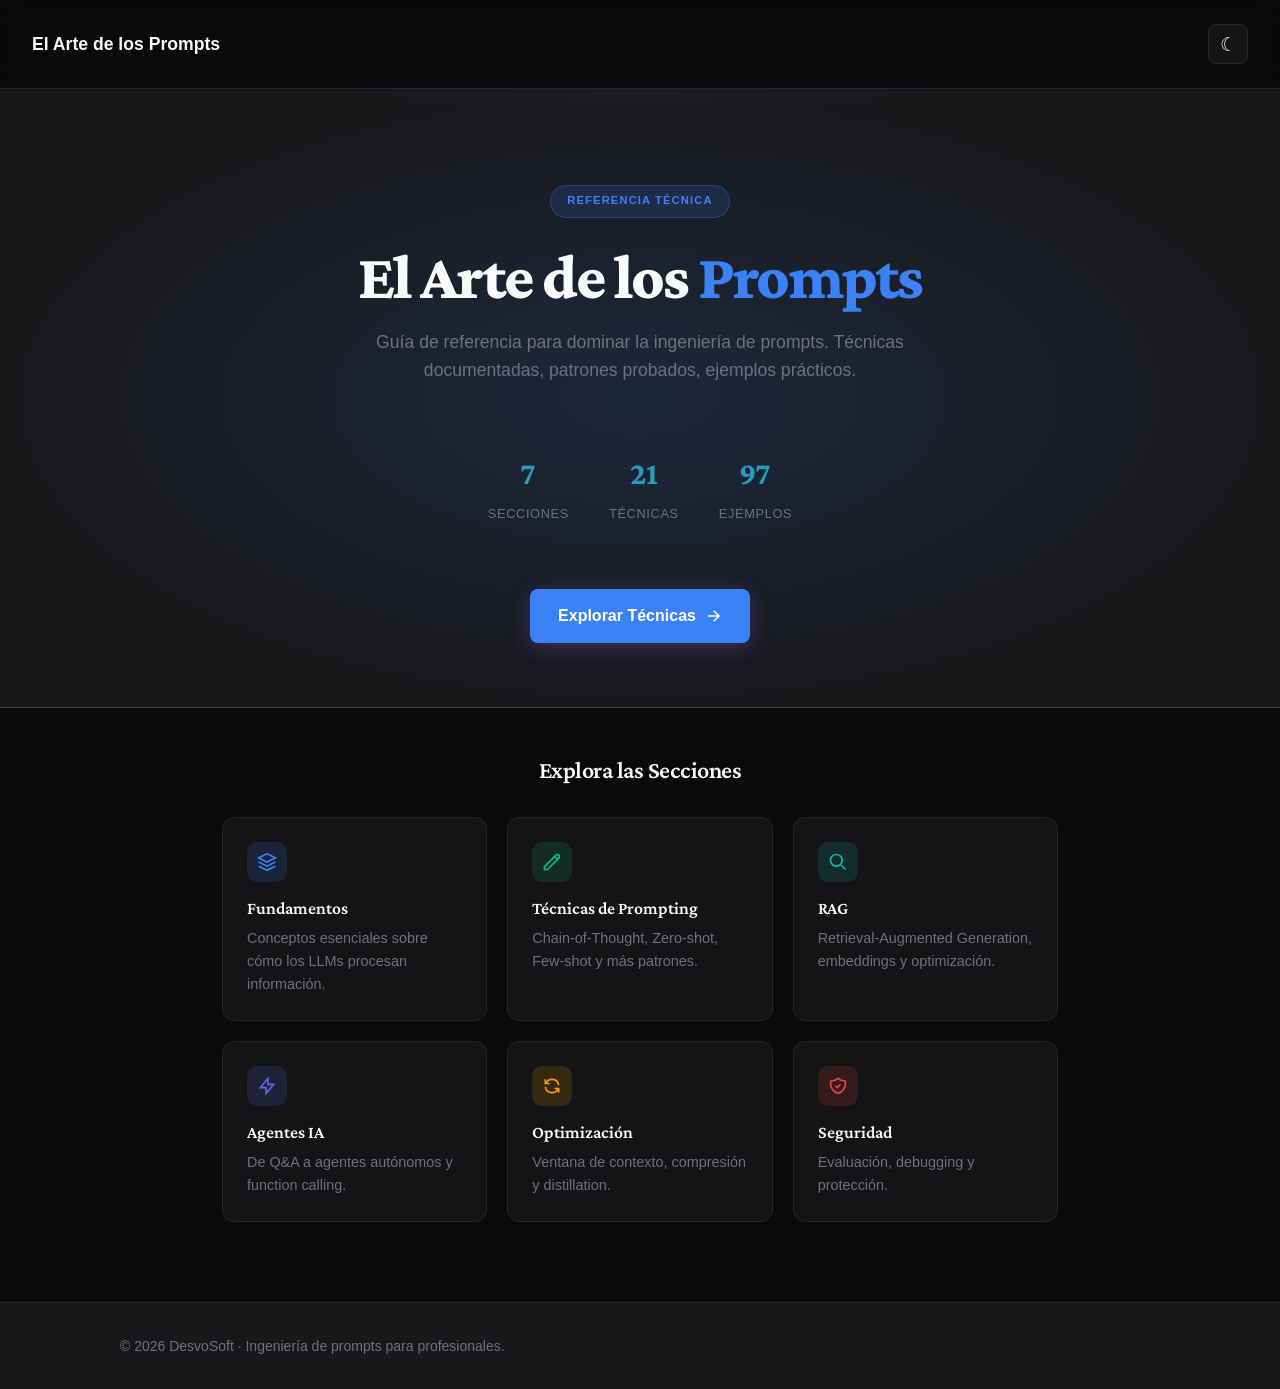
<file: index.html>
<!DOCTYPE html>
<html lang="es" data-theme="dark">
<head>
  <meta charset="UTF-8" />
  <meta name="viewport" content="width=device-width, initial-scale=1.0" />
  <title>El Arte de los Prompts — Ingeniería de Prompts</title>
  <meta name="description" content="Plataforma de referencia para ingeniería de prompts y context engineering." />
  <meta name="keywords" content="ingeniería de prompts,prompt engineering,context engineering,LLM,inteligencia artificial,chatgpt,openai" />
  <meta name="author" content="DesvoSoft" />
  <meta name="robots" content="index, follow" />
  <meta property="og:title" content="El Arte de los Prompts" />
  <meta property="og:description" content="Plataforma de referencia técnica para dominar la ingeniería de prompts." />
  <meta property="og:type" content="website" />
  <meta property="og:url" content="https://desvosoft.github.io/El-arte-de-los-prompts/" />
  <meta name="twitter:card" content="summary_large_image" />
  <meta name="twitter:title" content="El Arte de los Prompts" />
  <meta name="twitter:description" content="Plataforma de referencia técnica para dominar la ingeniería de prompts." />
  <link rel="canonical" href="https://desvosoft.github.io/El-arte-de-los-prompts/" />
  <link rel="icon" type="image/svg+xml" href="data:image/svg+xml,<svg xmlns='http://www.w3.org/2000/svg' viewBox='0 0 100 100'><text y='.9em' font-size='90'>🧠</text></svg>" />
  <link rel="stylesheet" href="style.css" />
  <style>
    :root {
      --bg: #0a0a0b;
      --surface: #141416;
      --border: #27272a;
      --text: #fafafa;
      --text-muted: #71717a;
      --accent: #3b82f6;
      --accent-subtle: rgba(59, 130, 246, 0.15);
    }
    [data-theme="light"] {
      --bg: #fafafa;
      --surface: #ffffff;
      --border: #e4e4e7;
      --text: #18181b;
      --text-muted: #71717a;
      --accent: #2563eb;
      --accent-subtle: rgba(37, 99, 235, 0.1);
    }
    * { margin: 0; padding: 0; box-sizing: border-box; }
    body {
      font-family: -apple-system, BlinkMacSystemFont, 'Segoe UI', sans-serif;
      background: var(--bg);
      color: var(--text);
      min-height: 100vh;
      line-height: 1.6;
    }
    .landing { min-height: 100vh; }
    
    /* Particles */
    .particles {
      position: fixed;
      inset: 0;
      pointer-events: none;
      z-index: 0;
      overflow: hidden;
    }
    .particle {
      position: absolute;
      width: 3px;
      height: 3px;
      border-radius: 50%;
      opacity: 0;
      animation: fall 20s infinite linear;
    }
    .particle:nth-child(odd) { background: #3b82f6; }
    .particle:nth-child(even) { background: #10b981; }
    @keyframes fall {
      0% { transform: translateY(-10vh) rotate(0deg); opacity: 0; }
      10% { opacity: 0.6; }
      90% { opacity: 0.6; }
      100% { transform: translateY(110vh) rotate(720deg); opacity: 0; }
    }
    @keyframes fadeInUp {
      from { opacity: 0; transform: translateY(20px); }
      to { opacity: 1; transform: translateY(0); }
    }
    @keyframes fadeInDown {
      from { opacity: 0; transform: translateY(-20px); }
      to { opacity: 1; transform: translateY(0); }
    }
    
    /* Header */
    .header {
      position: relative;
      z-index: 10;
      padding: 1.5rem 2rem;
      display: flex;
      justify-content: space-between;
      align-items: center;
      border-bottom: 1px solid var(--border);
      background: rgba(10, 10, 11, 0.8);
      backdrop-filter: blur(12px);
    }
    [data-theme="light"] .header { background: rgba(250, 250, 250, 0.8); }
    .logo { font-weight: 700; font-size: 1.1rem; }
    .toggle {
      width: 40px;
      height: 40px;
      border-radius: 8px;
      border: 1px solid var(--border);
      background: var(--surface);
      color: var(--text);
      cursor: pointer;
      font-size: 1.2rem;
    }
    .toggle:hover { border-color: var(--accent); }
    
    /* Hero */
    .hero {
      position: relative;
      z-index: 1;
      padding: 6rem 2rem 4rem;
      text-align: center;
    }
.hero-badge {
      display: inline-block;
      padding: 0.4rem 1rem;
      font-size: 0.7rem;
      font-weight: 600;
      text-transform: uppercase;
      letter-spacing: 0.1em;
      color: var(--accent);
      background: var(--accent-subtle);
      border: 1px solid rgba(59, 130, 246, 0.3);
      border-radius: 50px;
      margin-bottom: 1.5rem;
      opacity: 0;
      animation: fadeInDown 0.6s ease-out 0.2s forwards;
    }
    .hero h1 {
      font-size: clamp(2rem, 6vw, 4rem);
      font-weight: 800;
      line-height: 1.1;
      margin-bottom: 1rem;
      opacity: 0;
      animation: fadeInUp 0.6s ease-out 0.4s forwards;
    }
    .hero h1 span { color: var(--accent); }
    .hero p {
      font-size: 1.1rem;
      color: var(--text-muted);
      max-width: 550px;
      margin: 0 auto 2rem;
      opacity: 0;
      animation: fadeInUp 0.6s ease-out 0.6s forwards;
    }
    .hero-stats {
      display: flex;
      justify-content: center;
      gap: 2.5rem;
      margin-bottom: 2rem;
      opacity: 0;
      animation: fadeInUp 0.6s ease-out 0.8s forwards;
    }
    .btn-primary {
      display: inline-flex;
      align-items: center;
      gap: 0.5rem;
      padding: 0.875rem 1.75rem;
      font-size: 1rem;
      font-weight: 600;
      color: #fff;
      background: var(--accent);
      border: none;
      border-radius: 8px;
      cursor: pointer;
      text-decoration: none;
      opacity: 0;
      animation: fadeInUp 0.6s ease-out 1s forwards;
      transition: all 0.3s cubic-bezier(0.4, 0, 0.2, 1);
    }
    .hero h1 {
      font-size: clamp(2rem, 6vw, 4rem);
      font-weight: 800;
      line-height: 1.1;
      margin-bottom: 1rem;
    }
    .hero h1 span { color: var(--accent); }
    .hero p {
      font-size: 1.1rem;
      color: var(--text-muted);
      max-width: 550px;
      margin: 0 auto 2rem;
    }
    .hero-stats {
      display: flex;
      justify-content: center;
      gap: 2.5rem;
      margin-bottom: 2rem;
    }
    .stat-item { text-align: center; }
    .stat-number {
      display: block;
      font-size: 2rem;
      font-weight: 700;
      color: var(--accent);
    }
    .stat-label {
      font-size: 0.8rem;
      color: var(--text-muted);
      text-transform: uppercase;
      letter-spacing: 0.05em;
    }
    .btn-primary {
      display: inline-flex;
      align-items: center;
      gap: 0.5rem;
      padding: 0.875rem 1.75rem;
      font-size: 1rem;
      font-weight: 600;
      color: #fff;
      background: var(--accent);
      border: none;
      border-radius: 8px;
      cursor: pointer;
      text-decoration: none;
      transition: transform 0.2s, box-shadow 0.2s;
    }
    .btn-primary:hover {
      transform: translateY(-2px);
      box-shadow: 0 8px 20px rgba(59, 130, 246, 0.3);
    }
    
    /* Sections Grid */
    .sections {
      position: relative;
      z-index: 1;
      padding: 3rem 2rem 5rem;
      max-width: 900px;
      margin: 0 auto;
    }
    .sections h2 {
      text-align: center;
      font-size: 1.5rem;
      margin-bottom: 2rem;
    }
    .grid {
      display: grid;
      grid-template-columns: repeat(auto-fit, minmax(260px, 1fr));
      gap: 1.25rem;
    }
    .card {
      display: block;
      padding: 1.5rem;
      background: var(--surface);
      border: 1px solid var(--border);
      border-radius: 12px;
      text-decoration: none;
      color: var(--text);
      transition: all 0.3s cubic-bezier(0.4, 0, 0.2, 1);
      opacity: 0;
      transform: translateY(20px);
      animation: cardIn 0.5s ease-out forwards;
    }
    .card:nth-child(1) { animation-delay: 0.1s; }
    .card:nth-child(2) { animation-delay: 0.2s; }
    .card:nth-child(3) { animation-delay: 0.3s; }
    .card:nth-child(4) { animation-delay: 0.4s; }
    .card:nth-child(5) { animation-delay: 0.5s; }
    .card:nth-child(6) { animation-delay: 0.6s; }
    @keyframes cardIn {
      to { opacity: 1; transform: translateY(0); }
    }
    .card:hover {
      border-color: var(--accent);
      transform: translateY(-3px);
      box-shadow: 0 8px 25px rgba(59, 130, 246, 0.2);
    }
    .card-icon {
      width: 40px;
      height: 40px;
      display: flex;
      align-items: center;
      justify-content: center;
      border-radius: 10px;
      margin-bottom: 1rem;
    }
    .card-icon.blue { background: rgba(59, 130, 246, 0.15); color: #3b82f6; }
    .card-icon.green { background: rgba(16, 185, 129, 0.15); color: #10b981; }
    .card-icon.teal { background: rgba(20, 184, 166, 0.15); color: #14b8a6; }
    .card-icon.indigo { background: rgba(99, 102, 241, 0.15); color: #6366f1; }
    .card-icon.orange { background: rgba(245, 158, 11, 0.15); color: #f59e0b; }
    .card-icon.red { background: rgba(239, 68, 68, 0.15); color: #ef4444; }
    .card-icon.pink { background: rgba(236, 72, 153, 0.15); color: #ec4899; }
    .card h3 {
      font-size: 1.1rem;
      margin-bottom: 0.5rem;
    }
    .card p {
      font-size: 0.9rem;
      color: var(--text-muted);
    }
    
    /* Footer */
    .footer {
      position: relative;
      z-index: 1;
      padding: 2rem;
      text-align: center;
      border-top: 1px solid var(--border);
      color: var(--text-muted);
      font-size: 0.85rem;
    }
  </style>
</head>
<body>
  <div class="particles" id="particles"></div>
  
  <div class="landing">
    <header class="header">
      <div class="logo">El Arte de los Prompts</div>
      <button class="toggle" onclick="toggleTheme()">☾</button>
    </header>

    <section class="hero">
      <div class="hero-badge">Referencia Técnica</div>
      <h1>El Arte de los <span>Prompts</span></h1>
      <p>Guía de referencia para dominar la ingeniería de prompts. Técnicas documentadas, patrones probados, ejemplos prácticos.</p>
      <div class="hero-stats">
        <div class="stat-item">
          <span class="stat-number" data-count="7">0</span>
          <span class="stat-label">Secciones</span>
        </div>
        <div class="stat-item">
          <span class="stat-number" data-count="22">0</span>
          <span class="stat-label">Técnicas</span>
        </div>
        <div class="stat-item">
          <span class="stat-number" data-count="100">0</span>
          <span class="stat-label">Ejemplos</span>
        </div>
      </div>
      <a href="content.html" class="btn-primary">
        Explorar Técnicas
        <svg width="20" height="20" viewBox="0 0 24 24" fill="none" stroke="currentColor" stroke-width="2">
          <path d="M5 12h14M13 5l7 7-7 7"/>
        </svg>
      </a>
    </section>

<section class="sections">
      <h2>Explora las Secciones</h2>
      <div class="grid">
        <a href="content.html?topic=que-es-contexto" class="card">
          <div class="card-icon blue">
            <svg width="20" height="20" viewBox="0 0 24 24" fill="none" stroke="currentColor" stroke-width="2">
              <path d="M12 2L2 7l10 5 10-5-10-5zM2 17l10 5 10-5M2 12l10 5 10-5"/>
            </svg>
          </div>
          <h3>Fundamentos</h3>
          <p>Conceptos esenciales sobre cómo los LLMs procesan información.</p>
        </a>
        <a href="content.html?topic=anatomia-prompt" class="card">
          <div class="card-icon green">
            <svg width="20" height="20" viewBox="0 0 24 24" fill="none" stroke="currentColor" stroke-width="2">
              <path d="M15.232 5.232l3.536 3.536m-2.036-5.036a2.5 2.5 0 113.536 3.536L6.5 21.036H3v-3.572L16.732 3.732z"/>
            </svg>
          </div>
          <h3>Técnicas de Prompting</h3>
          <p>Chain-of-Thought, Zero-shot, Few-shot y más patrones.</p>
        </a>
        <a href="content.html?topic=intro-rag" class="card">
          <div class="card-icon teal">
            <svg width="20" height="20" viewBox="0 0 24 24" fill="none" stroke="currentColor" stroke-width="2">
              <path d="M21 21l-6-6m2-5a7 7 0 1 1-14 0 7 7 0 0 1 14 0z"/>
            </svg>
          </div>
          <h3>RAG</h3>
          <p>Retrieval-Augmented Generation, embeddings y optimización.</p>
        </a>
        <a href="content.html?topic=agentes-ia" class="card">
          <div class="card-icon indigo">
            <svg width="20" height="20" viewBox="0 0 24 24" fill="none" stroke="currentColor" stroke-width="2">
              <path d="M13 10V3L4 14h7v7l9-11h-7z"/>
            </svg>
          </div>
          <h3>Agentes IA</h3>
          <p>De Q&A a agentes autónomos y function calling.</p>
        </a>
        <a href="content.html?topic=ventana-contexto" class="card">
          <div class="card-icon orange">
            <svg width="20" height="20" viewBox="0 0 24 24" fill="none" stroke="currentColor" stroke-width="2">
              <path d="M4 4v5h.582m15.356 2A8.001 8.001 0 004.582 9m0 0H9m11 11v-5h-.581m0 0a8.003 8.003 0 01-15.357-2m15.357 2H15"/>
            </svg>
          </div>
          <h3>Optimización</h3>
          <p>Ventana de contexto, compresión y distillation.</p>
        </a>
        <a href="content.html?topic=evaluacion-rag" class="card">
          <div class="card-icon red">
            <svg width="20" height="20" viewBox="0 0 24 24" fill="none" stroke="currentColor" stroke-width="2">
              <path d="M9 12l2 2 4-4m5.618-4.016A11.955 11.955 0 0112 2.944a11.955 11.955 0 01-8.618 3.04A12.02 12.02 0 003 9c0 5.591 3.824 10.29 9 11.622 5.176-1.332 9-6.03 9-11.622 0-1.042-.133-2.052-.382-3.016z"/>
            </svg>
          </div>
          <h3>Seguridad</h3>
          <p>Evaluación, debugging y protección.</p>
        </a>
      </div>
    </section>

    <footer class="footer">
      <p>&copy; 2026 DesvoSoft · Ingeniería de prompts para profesionales.</p>
    </footer>
  </div>

  <script>
    // Theme
    function initTheme() {
      const saved = localStorage.getItem('theme');
      const isDark = saved === 'dark' || !saved;
      document.documentElement.setAttribute('data-theme', isDark ? 'dark' : 'light');
      document.querySelector('.toggle').textContent = isDark ? '☾' : '☀';
    }
    function toggleTheme() {
      const root = document.documentElement;
      const current = root.getAttribute('data-theme');
      const next = current === 'dark' ? 'light' : 'dark';
      root.setAttribute('data-theme', next);
      localStorage.setItem('theme', next);
      document.querySelector('.toggle').textContent = next === 'dark' ? '☾' : '☀';
    }
    initTheme();

    // Particles
    function createParticles() {
      const container = document.getElementById('particles');
      const colors = ['#3b82f6', '#10b981', '#60a5fa', '#34d399'];
      for (let i = 0; i < 100; i++) {
        const p = document.createElement('div');
        p.className = 'particle';
        p.style.left = Math.random() * 100 + '%';
        p.style.animationDelay = Math.random() * 20 + 's';
        p.style.animationDuration = (15 + Math.random() * 10) + 's';
        p.style.background = colors[Math.floor(Math.random() * colors.length)];
        container.appendChild(p);
      }
    }
    createParticles();

    // Counter animation
    function animateCounters() {
      document.querySelectorAll('.stat-number').forEach(c => {
        const target = parseInt(c.dataset.count);
        const duration = 1500;
        const start = performance.now();
        const animate = (now) => {
          const progress = Math.min((now - start) / duration, 1);
          c.textContent = Math.round(target * (1 - Math.pow(1 - progress, 3)));
          if (progress < 1) requestAnimationFrame(animate);
        };
        requestAnimationFrame(animate);
      });
    }
    setTimeout(animateCounters, 300);
  </script>
</body>
</html>
</file>
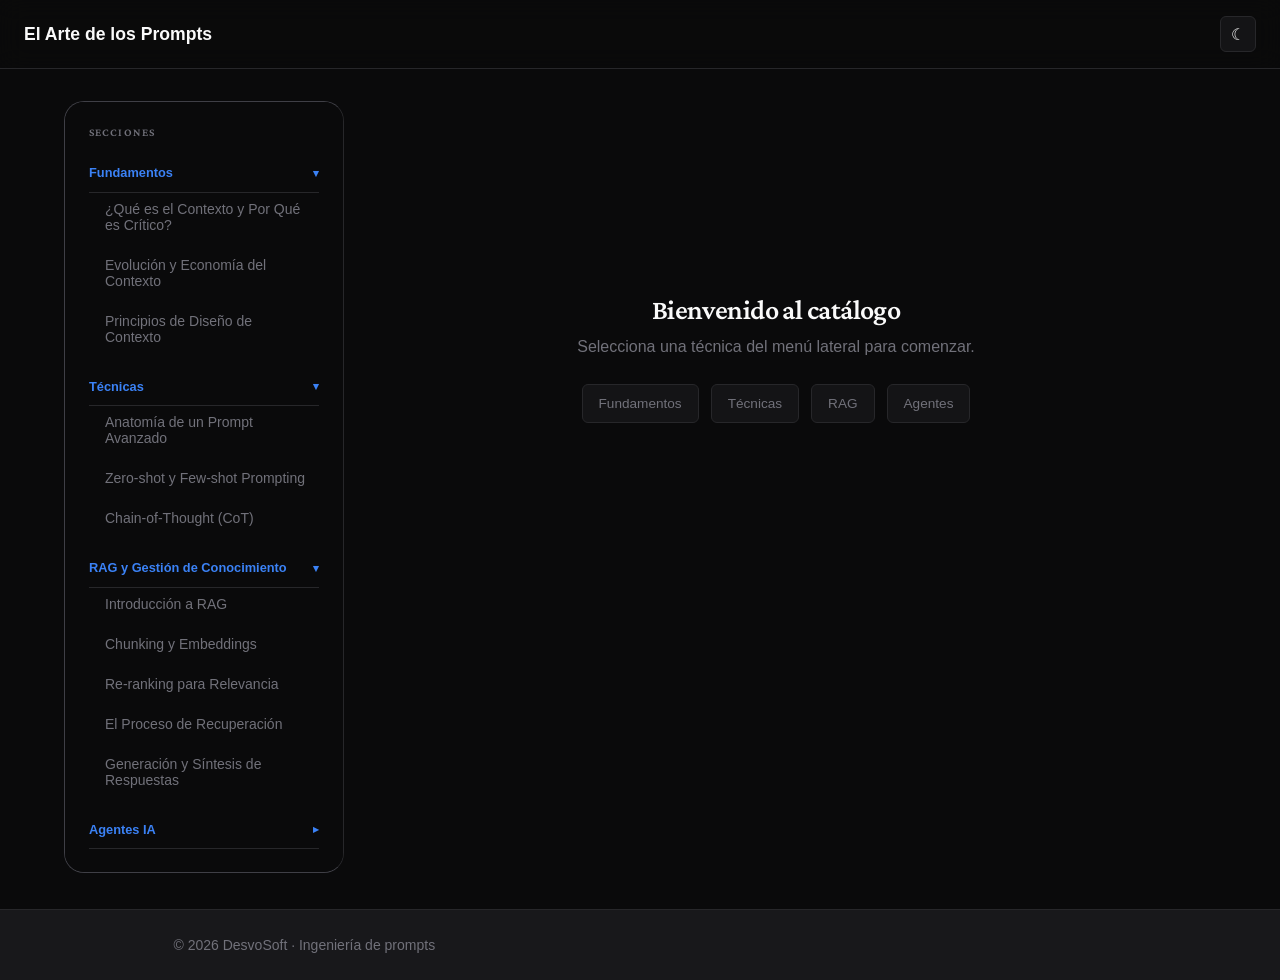
<file: content.html>
<!DOCTYPE html>
<html lang="es" data-theme="dark">
<head>
  <meta charset="UTF-8" />
  <meta name="viewport" content="width=device-width, initial-scale=1.0" />
  <title>Contenido — El Arte de los Prompts</title>
  <meta name="description" content="Catálogo de técnicas de ingeniería de prompts." />
  <meta name="keywords" content="ingeniería de prompts,prompt engineering,context engineering,LLM,inteligencia artificial" />
  <meta name="author" content="DesvoSoft" />
  <meta name="robots" content="index, follow" />
  <meta property="og:title" content="El Arte de los Prompts - Contenido" />
  <meta property="og:description" content="Catálogo de técnicas de ingeniería de prompts." />
  <meta property="og:type" content="article" />
  <meta property="og:url" content="https://desvosoft.github.io/El-arte-de-los-prompts/content.html" />
  <meta name="twitter:card" content="summary" />
  <meta name="twitter:title" content="El Arte de los Prompts - Contenido" />
  <link rel="canonical" href="https://desvosoft.github.io/El-arte-de-los-prompts/content.html" />
  <link rel="icon" type="image/svg+xml" href="data:image/svg+xml,<svg xmlns='http://www.w3.org/2000/svg' viewBox='0 0 100 100'><text y='.9em' font-size='90'>🧠</text></svg>" />
  <link rel="stylesheet" href="style.css" />
<style>
    :root {
      --bg: #0a0a0b;
      --surface: #141416;
      --border: #27272a;
      --text: #fafafa;
      --text-muted: #71717a;
      --accent: #3b82f6;
      --accent-subtle: rgba(59, 130, 246, 0.15);
      --accent-hover: #60a5fa;
      --success: #10b981;
      --success-subtle: rgba(16, 185, 129, 0.15);
      --warning: #f59e0b;
      --warning-subtle: rgba(245, 158, 11, 0.15);
      --purple: #8b5cf6;
      --purple-subtle: rgba(139, 92, 246, 0.15);
    }
    [data-theme="light"] {
      --bg: #fafafa;
      --surface: #ffffff;
      --border: #e4e4e7;
      --text: #18181b;
      --text-muted: #71717a;
      --accent: #2563eb;
      --accent-subtle: rgba(37, 99, 235, 0.1);
      --accent-hover: #1d4ed8;
      --success: #059669;
      --success-subtle: rgba(5, 150, 105, 0.1);
      --warning: #d97706;
      --warning-subtle: rgba(217, 119, 6, 0.1);
      --purple: #7c3aed;
      --purple-subtle: rgba(124, 58, 237, 0.1);
    }
    * { margin: 0; padding: 0; box-sizing: border-box; }
    body {
      font-family: -apple-system, BlinkMacSystemFont, 'Segoe UI', sans-serif;
      background: var(--bg);
      color: var(--text);
      min-height: 100vh;
      line-height: 1.6;
    }
    
    /* Header */
    .header {
      position: sticky;
      top: 0;
      z-index: 100;
      padding: 1rem 1.5rem;
      display: flex;
      justify-content: space-between;
      align-items: center;
      background: rgba(10, 10, 11, 0.9);
      backdrop-filter: blur(12px);
      border-bottom: 1px solid var(--border);
    }
    [data-theme="light"] .header { background: rgba(250, 250, 250, 0.9); }
    .logo { font-weight: 700; text-decoration: none; color: var(--text); font-size: 1.1rem; transition: color 0.2s; }
    .logo:hover { color: var(--accent); }
    .header-right { display: flex; align-items: center; gap: 1rem; }
    .toggle {
      width: 36px;
      height: 36px;
      border-radius: 6px;
      border: 1px solid var(--border);
      background: var(--surface);
      color: var(--text);
      cursor: pointer;
      font-size: 1rem;
      transition: all 0.2s;
    }
    .toggle:hover { border-color: var(--accent); color: var(--accent); }

    /* Layout */
    .layout {
      display: flex;
      min-height: calc(100vh - 60px);
    }
    .sidebar {
      width: 280px;
      flex-shrink: 0;
      border-right: 1px solid var(--border);
      padding: 1.5rem;
      overflow-y: auto;
      position: sticky;
      top: 60px;
      height: calc(100vh - 60px);
      background: var(--bg);
    }
    /* Custom scrollbar */
    .sidebar::-webkit-scrollbar { width: 6px; }
    .sidebar::-webkit-scrollbar-track { background: var(--surface); }
    .sidebar::-webkit-scrollbar-thumb {
      background: var(--border);
      border-radius: 3px;
    }
    .sidebar::-webkit-scrollbar-thumb:hover { background: var(--accent); }
    .sidebar h3 {
      font-size: 0.7rem;
      text-transform: uppercase;
      letter-spacing: 0.1em;
      color: var(--text-muted);
      margin-bottom: 1rem;
      font-weight: 600;
    }
    .menu { list-style: }
    .menu-section { margin-bottom: 0.5rem; }
    .menu-header {
      display: flex;
      justify-content: space-between;
      align-items: center;
      font-size: 0.8rem;
      font-weight: 600;
      color: var(--accent);
      padding: 0.5rem 0;
      cursor: pointer;
      border-bottom: 1px solid var(--border);
    }
    .menu-header:hover { opacity: 0.8; }
    .menu-arrow { font-size: 0.7rem; transition: transform 0.2s; }
    .menu-content { overflow: hidden; }
    .menu li { margin-bottom: 0.15rem; }
    .menu li { margin-bottom: 0.25rem; }
    .menu button {
      width: 100%;
      text-align: left;
      padding: 0.5rem 0.75rem;
      font-size: 0.875rem;
      background: transparent;
      border: none;
      border-radius: 6px;
      color: var(--text-muted);
      cursor: pointer;
      transition: all 0.2s;
    }
    .menu button:hover { background: var(--surface); color: var(--text); }
    .menu button.active { background: var(--accent-subtle); color: var(--accent); font-weight: 500; }

    .main { flex: 1; padding: 2rem; max-width: 800px; }
    .breadcrumb { display: flex; gap: 0.5rem; font-size: 0.85rem; color: var(--text-muted); margin-bottom: 1.5rem; }
    .breadcrumb a { color: var(--text-muted); text-decoration: none; transition: color 0.2s; }
    .breadcrumb a:hover { color: var(--accent); }

    /* Technique Content */
    .technique h1 { font-size: 1.75rem; margin-bottom: 0.75rem; font-weight: 700; }
    .technique .summary { font-size: 1.1rem; color: var(--text-muted); margin-bottom: 1.5rem; line-height: 1.7; }
    .technique .meta { display: flex; gap: 0.75rem; margin-bottom: 2rem; flex-wrap: wrap; }
    .technique .meta span {
      padding: 0.25rem 0.75rem;
      font-size: 0.8rem;
      background: var(--surface);
      border: 1px solid var(--border);
      border-radius: 50px;
      color: var(--text-muted);
    }
    
    /* Sections */
    .technique .section { margin-bottom: 2rem; padding-bottom: 1.5rem; border-bottom: 1px solid var(--border); }
    .technique .section:last-child { border-bottom: none; }
    .technique .section h2 { font-size: 1.1rem; margin-bottom: 1rem; padding-bottom: 0.5rem; border-bottom: 1px solid var(--border); font-weight: 600; }
    .technique .section-content { font-size: 0.95rem; color: var(--text-muted); line-height: 1.7; }
    .technique .section-content p { margin-bottom: 0.75rem; }
    .technique .section-content strong { color: var(--text); font-weight: 600; }
    .technique .section-content code { background: var(--surface); padding: 0.15rem 0.4rem; border-radius: 4px; font-size: 0.9em; }
    .technique .section-content ul, .technique .section-content ol { margin: 0.75rem 0; padding-left: 1.5rem; }
    .technique .section-content li { margin-bottom: 0.5rem; }
    .technique ul { padding-left: 1.25rem; }
    .technique li { margin-bottom: 0.5rem; }
    
    /* Example Block */
    .example {
      background: var(--surface);
      border: 1px solid var(--border);
      border-radius: 8px;
      padding: 1.25rem;
      margin: 1rem 0;
    }
    .example h4 { font-size: 0.85rem; color: var(--text-muted); margin-bottom: 0.75rem; font-weight: 500; }
    .example pre {
      font-size: 0.85rem;
      white-space: pre-wrap;
      font-family: 'SF Mono', Monaco, 'JetBrains Mono', monospace;
      line-height: 1.6;
      background: var(--bg);
      padding: 1rem;
      border-radius: 6px;
      overflow-x: auto;
    }
    
    /* Deep Dive */
    .deep-dive {
      background: var(--purple-subtle);
      border-left: 3px solid var(--purple);
      padding: 1rem;
      margin: 1rem 0;
      border-radius: 0 8px 8px 0;
    }
    .deep-dive h3 { font-size: 0.9rem; color: var(--purple); margin-bottom: 0.5rem; font-weight: 600; }
    .deep-dive li { margin-bottom: 0.5rem; }
    
    /* Scenario */
    .scenario {
      background: var(--surface);
      border: 1px solid var(--border);
      border-radius: 8px;
      padding: 1rem;
      margin: 1rem 0;
    }
    .scenario h4 { font-size: 0.9rem; color: var(--text); margin-bottom: 0.5rem; font-weight: 500; }
    .scenario pre { font-size: 0.8rem; white-space: pre-wrap; margin-bottom: 0.5rem; font-family: monospace; }
    .scenario .analysis { font-size: 0.85rem; color: var(--text-muted); font-style: italic; }
    
    /* Hands On */
    .hands-on {
      background: var(--success-subtle);
      border: 1px solid var(--success);
      border-radius: 8px;
      padding: 1.5rem;
      margin: 1.5rem 0;
    }
    .hands-on h2 { color: var(--success); font-size: 1rem; margin-bottom: 1rem; }
    .hands-on ol { padding-left: 1.25rem; }
    .hands-on li { margin-bottom: 0.5rem; color: var(--text); }
    
    /* Key Takeaways */
    .key-takeaways {
      background: var(--surface);
      border: 1px solid var(--border);
      border-radius: 8px;
      padding: 1.5rem;
      margin: 1.5rem 0;
    }
    .key-takeaways h2 { font-size: 1rem; margin-bottom: 1rem; }
    .key-takeaways ul { list-style: none; }
    .key-takeaways li { 
      color: var(--text); 
      margin-bottom: 0.75rem;
      padding-left: 1.5rem;
      position: relative;
    }
    .key-takeaways li::before {
      content: "✓";
      position: absolute;
      left: 0;
      color: var(--success);
      font-weight: bold;
    }

    /* Best Practices */
    .best-practices {
      background: var(--accent-subtle);
      border: 1px solid var(--accent);
      border-radius: 8px;
      padding: 1.5rem;
      margin: 1.5rem 0;
    }
    .best-practices h2 { color: var(--accent); font-size: 1rem; margin-bottom: 1rem; }
    
    /* Errors */
    .errors {
      background: rgba(239, 68, 68, 0.1);
      border: 1px solid #ef4444;
      border-radius: 8px;
      padding: 1.5rem;
      margin: 1.5rem 0;
    }
    .errors h2 { color: #ef4444; font-size: 1rem; margin-bottom: 1rem; }
    .errors li { color: var(--text-muted); margin-bottom: 0.5rem; }
    .errors li::before {
      content: "✗ ";
      color: #ef4444;
    }

    /* Empty State */
    .empty { 
      text-align: center; 
      padding: 4rem 2rem; 
      display: flex;
      flex-direction: column;
      align-items: center;
      justify-content: center;
      min-height: 50vh;
    }
    .empty h2 { font-size: 1.75rem; margin-bottom: 0.5rem; font-weight: 600; }
    .empty p { color: var(--text-muted); font-size: 1rem; margin-bottom: 1.5rem; }
    .empty .quick-links { display: flex; gap: 0.75rem; flex-wrap: wrap; justify-content: center; }
    .empty .quick-links a {
      padding: 0.5rem 1rem;
      font-size: 0.85rem;
      background: var(--surface);
      border: 1px solid var(--border);
      border-radius: 6px;
      color: var(--text-muted);
      text-decoration: none;
      transition: all 0.2s;
    }
    .empty .quick-links a:hover { border-color: var(--accent); color: var(--accent); }

    /* Particles background */
    .particles {
      position: fixed;
      inset: 0;
      pointer-events: none;
      z-index: 0;
      overflow: hidden;
    }
    .particle {
      position: absolute;
      width: 2px;
      height: 2px;
      border-radius: 50%;
      opacity: 0;
      animation: float 20s infinite linear;
    }
    .particle:nth-child(odd) { background: var(--accent); }
    .particle:nth-child(even) { background: var(--success); }
    @keyframes float {
      0% { transform: translateY(100vh) rotate(0deg); opacity: 0; }
      10% { opacity: 0.4; }
      90% { opacity: 0.4; }
      100% { transform: translateY(-100vh) rotate(720deg); opacity: 0; }
    }
    .layout { position: relative; z-index: 1; }

    /* Footer */
    .footer { padding: 1.5rem; text-align: center; border-top: 1px solid var(--border); color: var(--text-muted); font-size: 0.85rem; }

    /* Animations */
    @keyframes fadeIn {
      from { opacity: 0; transform: translateY(10px); }
      to { opacity: 1; transform: translateY(0); }
    }
    .technique { animation: fadeIn 0.3s ease-out; }

    /* Responsive */
    @media (max-width: 768px) {
      .layout { flex-direction: column; }
      .sidebar { width: 100%; height: auto; position: static; border-right: none; border-bottom: 1px solid var(--border); max-height: 50vh; overflow-y: auto; }
      .main { padding: 1.5rem; }
      .technique h1 { font-size: 1.5rem; }
    }
  </style>
</head>
<body>
  <div class="particles" id="particles"></div>
  
  <header class="header">
    <a href="index.html" class="logo">El Arte de los Prompts</a>
    <div class="header-right">
      <button class="toggle" onclick="toggleTheme()">☾</button>
    </div>
  </header>

  <div class="layout">
    <aside class="sidebar">
      <h3>Secciones</h3>
      <ul class="menu" id="menu"></ul>
    </aside>
    <main class="main" id="main">
      <div class="empty">
        <h2>Bienvenido al catálogo</h2>
        <p>Selecciona una técnica del menú lateral para comenzar.</p>
        <div class="quick-links">
          <a href="content.html?topic=que-es-contexto">Fundamentos</a>
          <a href="content.html?topic=anatomia-prompt">Técnicas</a>
          <a href="content.html?topic=intro-rag">RAG</a>
          <a href="content.html?topic=agentes-ia">Agentes</a>
        </div>
      </div>
    </main>
  </div>

  <footer class="footer">
    <p>&copy; 2026 DesvoSoft · Ingeniería de prompts</p>
  </footer>

  <script>
    let sections = [];
    let flatTopics = [];

    // Theme
    function initTheme() {
      const saved = localStorage.getItem('theme');
      const isDark = saved === 'dark' || !saved;
      document.documentElement.setAttribute('data-theme', isDark ? 'dark' : 'light');
      document.querySelector('.toggle').textContent = isDark ? '☾' : '☀';
    }
    function toggleTheme() {
      const root = document.documentElement;
      const next = root.getAttribute('data-theme') === 'dark' ? 'light' : 'dark';
      root.setAttribute('data-theme', next);
      localStorage.setItem('theme', next);
      document.querySelector('.toggle').textContent = next === 'dark' ? '☾' : '☀';
    }

    // Particles
    function createParticles() {
      const container = document.getElementById('particles');
      if (!container) return;
      const colors = ['#3b82f6', '#10b981', '#60a5fa', '#34d399'];
      for (let i = 0; i < 80; i++) {
        const p = document.createElement('div');
        p.className = 'particle';
        p.style.left = Math.random() * 100 + '%';
        p.style.animationDelay = Math.random() * 20 + 's';
        p.style.animationDuration = (15 + Math.random() * 10) + 's';
        p.style.background = colors[Math.floor(Math.random() * colors.length)];
        container.appendChild(p);
      }
    }

    // Data
    async function loadData() {
      const res = await fetch('topics.json');
      const data = await res.json();
      sections = data.sections || [];
      sections.forEach(s => {
        s.topics = s.topics || [];
        s.topics.forEach(t => {
          flatTopics.push({ section: s, topic: t });
        });
      });
      // Detailed lessons loaded on demand via loadDetailedLesson(id)
    }

    // Detailed lessons cached
    let detailedLessons = {};

    // Load single detailed lesson on demand
    async function loadDetailedLesson(id) {
      if (detailedLessons[id]) return detailedLessons[id];
      try {
        const idxRes = await fetch('content/index.json');
        const idx = await idxRes.json();
        const mod = idx.modules.find(m => m.id === id);
        if (!mod) return null;
        const modRes = await fetch('content/module-' + id + '.json');
        const modData = await modRes.json();
        for (const lesson of modData.lessons) {
          detailedLessons[lesson.id] = lesson;
        }
        return detailedLessons[id] || null;
      } catch (e) {
        console.log('Lesson ' + id + ' not found');
        return null;
      }
    }

    // Render menu with collapsible sections
    function renderMenu() {
      const menu = document.getElementById('menu');
      menu.innerHTML = '';
      sections.forEach((section, idx) => {
        const sectionDiv = document.createElement('div');
        sectionDiv.className = 'menu-section';
        
        // Header (clickable to collapse/expand)
        const header = document.createElement('div');
        header.className = 'menu-header';
        header.innerHTML = `<span>${section.title}</span><span class="menu-arrow">▾</span>`;
        header.style.cursor = 'pointer';
        header.onclick = () => {
          const content = sectionDiv.querySelector('.menu-content');
          const arrow = header.querySelector('.menu-arrow');
          const isOpen = content.style.display !== 'none';
          content.style.display = isOpen ? 'none' : 'block';
          arrow.textContent = isOpen ? '▸' : '▾';
        };
        
        // Content (topic list)
        const content = document.createElement('div');
        content.className = 'menu-content';
        
        const ul = document.createElement('ul');
        ul.className = 'menu';
        section.topics.forEach(topic => {
          const li = document.createElement('li');
          const btn = document.createElement('button');
          btn.textContent = topic.title;
          btn.style.paddingLeft = '1rem';
          btn.onclick = () => renderTopic(topic.id);
          li.appendChild(btn);
          ul.appendChild(li);
        });
        content.appendChild(ul);
        
        sectionDiv.appendChild(header);
        sectionDiv.appendChild(content);
        menu.appendChild(sectionDiv);
        
        // Auto-collapse sections after first
        if (idx > 2) {
          content.style.display = 'none';
          sectionDiv.querySelector('.menu-arrow').textContent = '▸';
        }
      });
    }

    // Markdown rendering: **bold**, *italic*, `code`
    function renderMd(text) {
      if (!text) return '';
      return text
        .replace(/\*\*(.+?)\*\*/g, '<strong>$1</strong>')
        .replace(/\*(.+?)\*/g, '<em>$1</em>')
        .replace(/`([^`]+)`/g, '<code>$1</code>');
    }

    // Render topic
    async function renderTopic(id) {
      const entry = flatTopics.find(e => e.topic.id === id);
      if (!entry) {
        // Fallback: try to render basic topic without detailed lesson
        const basicTopic = flatTopics.find(e => e.topic.id === id);
        if (basicTopic) {
          renderBasicTopic(basicTopic.topic);
        } else {
          document.getElementById('main').innerHTML = '<div class="empty"><h2>Tema no encontrado</h2><p>Selecciona una técnica del menú.</p></div>';
        }
        return;
      }
      const { section, topic } = entry;
      
      // Update active - use event from the click handler
      if (event) {
        document.querySelectorAll('.menu button').forEach(b => b.classList.remove('active'));
        event.target.classList.add('active');
      }

      // Load detailed lesson on demand
      const lesson = await loadDetailedLesson(id);
      const main = document.getElementById('main');
      
      let content = `
        <nav class="breadcrumb">
          <a href="index.html">Inicio</a>
          <span>/</span>
          <span>${topic.title}</span>
        </nav>
        <article class="technique">
          <h1>${topic.title}</h1>
          <p class="summary">${topic.summary || ''}</p>
`;

      // If detailed lesson exists, render rich content
      if (lesson && lesson.sections) {
        for (const sec of lesson.sections) {
          content += `<div class="section"><h2>${sec.title}</h2>`;
          content += `<div class="section-content">${renderMd(sec.content)}</div>`;
          
          if (sec.deepDive) {
            content += `<div class="deep-dive"><h3>${sec.deepDive.title}</h3><ul>`;
            for (const item of sec.deepDive.items) {
              content += `<li>${renderMd(item)}</li>`;
            }
            content += `</ul></div>`;
          }
          
          if (sec.examples && sec.examples.length) {
            for (const ex of sec.examples) {
              content += `<div class="example"><h4>${ex.title}</h4><pre>${ex.code || ex.prompt}</pre></div>`;
            }
          }
          
          if (sec.scenarios) {
            for (const scen of sec.scenarios) {
              content += `<div class="scenario"><h4>${scen.title}</h4><pre>${JSON.stringify(scen.code, null, 2)}</pre>`;
              content += `<p class="analysis"><strong>Análisis:</strong> ${scen.analysis}</p></div>`;
            }
          }
          
          content += `</div>`;
        }
        
        if (lesson.handsOn) {
          content += `<div class="section hands-on"><h2>${lesson.handsOn.title}</h2><ol>`;
          for (const step of lesson.handsOn.steps) {
            content += `<li>${step}</li>`;
          }
          content += `</ol></div>`;
        }
        
        if (lesson.keyTakeaways) {
          content += `<div class="section key-takeaways"><h2>Puntos Clave</h2><ul>`;
          for (const kt of lesson.keyTakeaways) {
            content += `<li>${kt}</li>`;
          }
          content += `</ul></div>`;
        }
        
        if (lesson.bestPractices) {
          content += `<div class="section best-practices"><h2>Mejores Prácticas</h2><ul>`;
          for (const bp of lesson.bestPractices) {
            content += `<li>${bp}</li>`;
          }
          content += `</ul></div>`;
        }
        
        if (lesson.errors) {
          content += `<div class="section errors"><h2>Errores Comunes</h2><ul>`;
          for (const err of lesson.errors) {
            content += `<li>${err}</li>`;
          }
          content += `</ul></div>`;
        }
      } else {
        // Fallback to basic fields
        content += `${topic.definition ? `<div class="section"><h2>Definición</h2><p>${topic.definition}</p></div>` : ''}
          ${topic.when ? `<div class="section"><h2>Cuándo usarla</h2><p>${topic.when}</p></div>` : ''}
          ${topic.steps && topic.steps.length ? `<div class="section"><h2>Pasos</h2><ul>${topic.steps.map(s => '<li>'+s+'</li>').join('')}</ul></div>` : ''}
          ${topic.example ? `<div class="section"><h2>Ejemplo</h2><div class="example"><h4>${topic.example.title}</h4><pre>${topic.example.prompt}</pre></div></div>` : ''}
          ${topic.errors && topic.errors.length ? `<div class="section"><h2>Errores Comunes</h2><ul>${topic.errors.map(e => '<li>'+e+'</li>').join('')}</ul></div>` : ''}
          ${topic.bestPractices && topic.bestPractices.length ? `<div class="section"><h2>Mejores Prácticas</h2><ul>${topic.bestPractices.map(b => '<li>'+b+'</li>').join('')}</ul></div>` : ''}
          ${topic.related && topic.related.length ? `<div class="section"><h2>Temas Relacionados</h2><p>${topic.related.join(', ')}</p></div>` : ''}`;
      }
      
      content += `</article>`;
      main.innerHTML = content;
    }

    // Render basic topic from topics.json (fallback)
    function renderBasicTopic(topic) {
      const main = document.getElementById('main');
      main.innerHTML = `
        <nav class="breadcrumb">
          <a href="index.html">Inicio</a>
          <span>/</span>
          <span>${topic.title}</span>
        </nav>
        <article class="technique">
          <h1>${topic.title}</h1>
          <p class="summary">${topic.summary || ''}</p>
          ${topic.definition ? `<div class="section"><h2>Definición</h2><p>${topic.definition}</p></div>` : ''}
          ${topic.when ? `<div class="section"><h2>Cuándo usarla</h2><p>${topic.when}</p></div>` : ''}
          ${topic.steps && topic.steps.length ? `<div class="section"><h2>Pasos</h2><ul>${topic.steps.map(s => '<li>'+s+'</li>').join('')}</ul></div>` : ''}
          ${topic.example ? `<div class="section"><h2>Ejemplo</h2><div class="example"><h4>${topic.example.title}</h4><pre>${topic.example.prompt}</pre></div></div>` : ''}
          ${topic.errors && topic.errors.length ? `<div class="section"><h2>Errores Comunes</h2><ul>${topic.errors.map(e => '<li>'+e+'</li>').join('')}</ul></div>` : ''}
          ${topic.bestPractices && topic.bestPractices.length ? `<div class="section"><h2>Mejores Prácticas</h2><ul>${topic.bestPractices.map(b => '<li>'+b+'</li>').join('')}</ul></div>` : ''}
          ${topic.related && topic.related.length ? `<div class="section"><h2>Temas Relacionados</h2><p>${topic.related.join(', ')}</p></div>` : ''}
        </article>
      `;
    }

    // URL params
    function handleUrlParams() {
      const params = new URLSearchParams(window.location.search);
      const topicParam = params.get('topic');
      const sectionParam = params.get('section');
      
      // Support both ?topic=ID and ?section=ID formats
      const topicId = topicParam || sectionParam;
      
      if (topicId) {
        const topic = flatTopics.find(t => t.topic.id === topicId);
        if (topic) {
          renderTopic(topicId);
        } else {
          document.getElementById('main').innerHTML = '<div class="empty"><h2>Selecciona una técnica</h2><p>Explora las secciones en el menú lateral.</p></div>';
        }
      }
    }

    // Init
    initTheme();
    createParticles();
    loadData().then(() => {
      renderMenu();
      handleUrlParams();
    });
  </script>
</body>
</html>
</file>
<file: style.css>
@import url('https://fonts.googleapis.com/css2?family=Crimson+Pro:wght@400;500;600;700&family=Source+Sans+3:wght@400;500;600&family=JetBrains+Mono:wght@400;500&display=swap');

:root {
  --color-bg: #09090b;
  --color-surface: #18181b;
  --color-surface-raised: #27272a;
  --color-border: #3f3f46;
  --color-border-subtle: #27272a;
  --color-text: #fafafa;
  --color-text-secondary: #a1a1aa;
  --color-text-muted: #71717a;
  --color-accent: #3b82f6;
  --color-accent-hover: #60a5fa;
  --color-accent-subtle: rgba(59, 130, 246, 0.15);
  --color-accent-glow: rgba(59, 130, 246, 0.4);
  --color-success: #10b981;
  --color-success-subtle: rgba(16, 185, 129, 0.15);
  --color-blue: #3b82f6;
  --color-blue-light: #60a5fa;
  --color-green: #10b981;
  --color-green-light: #34d399;
  --gradient-primary: linear-gradient(135deg, #3b82f6 0%, #10b981 100%);
  --gradient-surface: linear-gradient(180deg, rgba(16, 185, 129, 0.06) 0%, transparent 100%);
  --gradient-glow: radial-gradient(ellipse at center, rgba(59, 130, 246, 0.15) 0%, transparent 70%);
  --font-heading: 'Crimson Pro', Georgia, serif;
  --font-body: 'Source Sans 3', -apple-system, BlinkMacSystemFont, sans-serif;
  --font-mono: 'JetBrains Mono', 'Fira Code', monospace;
  --radius-sm: 4px;
  --radius-md: 8px;
  --radius-lg: 12px;
  --radius-xl: 20px;
  --shadow-glow: 0 0 40px var(--color-accent-glow);
  --transition-fast: 150ms cubic-bezier(0.4, 0, 0.2, 1);
  --transition-smooth: 300ms cubic-bezier(0.4, 0, 0.2, 1);
}

[data-theme="light"] {
  --color-bg: #fafafa;
  --color-surface: #ffffff;
  --color-surface-raised: #f4f4f5;
  --color-border: #e4e4e7;
  --color-border-subtle: #f4f4f5;
  --color-text: #18181b;
  --color-text-secondary: #52525b;
  --color-text-muted: #a1a1aa;
  --color-accent: #2563eb;
  --color-accent-hover: #1d4ed8;
  --color-accent-subtle: rgba(37, 99, 235, 0.1);
  --color-accent-glow: rgba(37, 99, 235, 0.2);
  --color-success: #059669;
  --color-success-subtle: rgba(5, 150, 105, 0.1);
  --gradient-surface: linear-gradient(180deg, rgba(37, 99, 235, 0.05) 0%, transparent 100%);
  --gradient-glow: radial-gradient(ellipse at center, rgba(37, 99, 235, 0.1) 0%, transparent 70%);
}

*, *::before, *::after {
  box-sizing: border-box;
  margin: 0;
  padding: 0;
}

html {
  scroll-behavior: smooth;
}

body {
  font-family: var(--font-body);
  font-size: 16px;
  line-height: 1.6;
  color: var(--color-text);
  background: var(--color-bg);
  min-height: 100vh;
  overflow-x: hidden;
  -webkit-font-smoothing: antialiased;
}

/* Particles Background */
.particles {
  position: fixed;
  top: 0;
  left: 0;
  width: 100%;
  height: 100%;
  pointer-events: none;
  z-index: 0;
  overflow: hidden;
}

.particle {
  position: absolute;
  width: 2px;
  height: 2px;
  background: var(--color-accent);
  border-radius: 50%;
  opacity: 0.3;
  animation: float-particle 20s infinite linear;
}

@keyframes float-particle {
  0% {
    transform: translateY(100vh) rotate(0deg);
    opacity: 0;
  }
  10% {
    opacity: 0.3;
  }
  90% {
    opacity: 0.3;
  }
  100% {
    transform: translateY(-100vh) rotate(720deg);
    opacity: 0;
  }
}

a {
  color: var(--color-accent);
  text-decoration: none;
  transition: color var(--transition-fast);
}

a:hover {
  color: var(--color-accent-hover);
}

h1, h2, h3, h4 {
  font-family: var(--font-heading);
  font-weight: 600;
  line-height: 1.2;
  color: var(--color-text);
}

h1 { font-size: 3.5rem; letter-spacing: -0.03em; }
h2 { font-size: 2.25rem; letter-spacing: -0.02em; }
h3 { font-size: 1.5rem; }
h4 { font-size: 1.25rem; }

p {
  max-width: 72ch;
  color: var(--color-text-secondary);
}

button {
  font-family: inherit;
  cursor: pointer;
  border: none;
  background: none;
}

/* Skip Link */
.skip-link {
  position: absolute;
  top: -50px;
  left: 16px;
  background: var(--color-accent);
  color: #fff;
  padding: 10px 20px;
  border-radius: var(--radius-md);
  z-index: 1000;
  transition: top var(--transition-fast);
}

.skip-link:focus {
  top: 16px;
}

/* Theme Toggle */
.toggle-theme {
  position: fixed;
  top: 1.5rem;
  right: 1.5rem;
  width: 44px;
  height: 44px;
  border-radius: var(--radius-md);
  border: 1px solid var(--color-border);
  background: var(--color-surface);
  color: var(--color-text-secondary);
  cursor: pointer;
  z-index: 100;
  display: flex;
  align-items: center;
  justify-content: center;
  font-size: 1.25rem;
  transition: all var(--transition-smooth);
  backdrop-filter: blur(10px);
}

.toggle-theme:hover {
  background: var(--color-surface-raised);
  border-color: var(--color-accent);
  box-shadow: var(--shadow-glow);
}

.theme-icon,
.theme-icon-dark {
  line-height: 1;
}

/* Hero Section */
.hero {
  position: relative;
  background: var(--color-surface);
  border-bottom: 1px solid var(--color-border);
  padding: 6rem clamp(2rem, 5vw, 8rem) 5rem;
  overflow: hidden;
  z-index: 1;
}

.hero::before {
  content: '';
  position: absolute;
  top: 0;
  left: 0;
  right: 0;
  bottom: 0;
  background: 
    radial-gradient(ellipse 80% 50% at 50% -20%, rgba(139, 92, 246, 0.2) 0%, transparent 50%),
    var(--gradient-glow);
  pointer-events: none;
}

.hero-bg-pattern {
  position: absolute;
  top: 0;
  left: 0;
  right: 0;
  bottom: 0;
  background-image: 
    radial-gradient(rgba(139, 92, 246, 0.1) 1px, transparent 1px);
  background-size: 40px 40px;
  opacity: 0.5;
}

.hero-content {
  position: relative;
  max-width: 800px;
  margin: 0 auto;
  text-align: center;
  z-index: 1;
}

.hero-badge {
  display: inline-block;
  padding: 0.5rem 1.25rem;
  font-size: 0.75rem;
  font-weight: 600;
  text-transform: uppercase;
  letter-spacing: 0.15em;
  color: var(--color-accent);
  background: var(--color-accent-subtle);
  border: 1px solid rgba(139, 92, 246, 0.3);
  border-radius: 50px;
  margin-bottom: 2rem;
  animation: fadeInDown 0.6s ease-out;
}

.hero-title {
  margin-bottom: 1.5rem;
  animation: fadeInUp 0.8s ease-out 0.1s backwards;
}

.title-line {
  display: block;
}

.title-accent {
  background: var(--gradient-primary);
  -webkit-background-clip: text;
  -webkit-text-fill-color: transparent;
  background-clip: text;
}

.hero-subtitle {
  font-size: 1.25rem;
  color: var(--color-text-secondary);
  margin-bottom: 2.5rem;
  line-height: 1.7;
  animation: fadeInUp 0.8s ease-out 0.2s backwards;
}

.hero-stats {
  display: flex;
  justify-content: center;
  gap: 3rem;
  padding: 2rem 0;
  margin-bottom: 2rem;
  animation: fadeInUp 0.8s ease-out 0.3s backwards;
}

.stat-item {
  text-align: center;
}

.stat-number {
  display: block;
  font-family: var(--font-heading);
  font-size: 2.5rem;
  font-weight: 700;
  background: var(--gradient-primary);
  -webkit-background-clip: text;
  -webkit-text-fill-color: transparent;
  background-clip: text;
  transition: transform var(--transition-smooth);
}

.stat-number:hover {
  transform: scale(1.1);
}

.stat-label {
  font-size: 0.875rem;
  color: var(--color-text-muted);
  text-transform: uppercase;
  letter-spacing: 0.05em;
}

.hero-actions {
  display: flex;
  gap: 1rem;
  justify-content: center;
  flex-wrap: wrap;
  animation: fadeInUp 0.8s ease-out 0.4s backwards;
}

.btn {
  display: inline-flex;
  align-items: center;
  gap: 0.5rem;
  padding: 0.875rem 1.75rem;
  font-size: 1rem;
  font-weight: 500;
  border-radius: var(--radius-lg);
  border: 1px solid transparent;
  transition: all var(--transition-smooth);
}

.btn-primary {
  background: var(--gradient-primary);
  color: #fff;
  border-color: transparent;
  box-shadow: 0 4px 20px rgba(139, 92, 246, 0.3);
}

.btn-primary:hover {
  transform: translateY(-2px);
  box-shadow: 0 8px 30px rgba(139, 92, 246, 0.4);
}

.btn-primary svg {
  width: 18px;
  height: 18px;
  transition: transform var(--transition-fast);
}

.btn-primary:hover svg {
  transform: translateX(4px);
}

.btn-ghost {
  background: transparent;
  color: var(--color-text-secondary);
  border-color: var(--color-border);
}

.btn-ghost:hover {
  background: var(--color-surface-raised);
  color: var(--color-text);
  border-color: var(--color-accent);
}

.btn-secondary {
  background: var(--color-surface-raised);
  color: var(--color-text);
  border-color: var(--color-border);
}

.btn-secondary:hover {
  background: var(--color-border);
}

/* Quick Nav */
.quick-nav {
  position: sticky;
  top: 0;
  z-index: 50;
  background: rgba(9, 9, 11, 0.8);
  backdrop-filter: blur(20px);
  border-bottom: 1px solid var(--color-border);
  padding: 0 clamp(2rem, 5vw, 8rem);
}

.nav-container {
  display: flex;
  align-items: center;
  justify-content: space-between;
  gap: 2rem;
  padding: 1rem 0;
}

.nav-sections {
  display: flex;
  gap: 0.5rem;
}

.nav-btn {
  padding: 0.625rem 1.25rem;
  font-size: 0.9rem;
  font-weight: 500;
  color: var(--color-text-secondary);
  border-radius: var(--radius-md);
  transition: all var(--transition-fast);
}

.nav-btn:hover {
  background: var(--color-surface-raised);
  color: var(--color-text);
}

.nav-btn.active {
  background: var(--color-accent-subtle);
  color: var(--color-accent);
}

.nav-search {
  display: flex;
  align-items: center;
  background: var(--color-surface);
  border: 1px solid var(--color-border);
  border-radius: var(--radius-md);
  padding: 0 0.5rem;
  transition: border-color var(--transition-fast);
}

.nav-search:focus-within {
  border-color: var(--color-accent);
  box-shadow: 0 0 0 3px var(--color-accent-subtle);
}

.search-input {
  border: none;
  background: transparent;
  color: var(--color-text);
  padding: 0.625rem 0.875rem;
  font-size: 0.9rem;
  width: 220px;
  outline: none;
}

.search-input::placeholder {
  color: var(--color-text-muted);
}

.search-btn {
  padding: 0.5rem;
  color: var(--color-text-muted);
  border-radius: var(--radius-sm);
}

.search-btn:hover {
  color: var(--color-accent);
}

.search-btn svg {
  width: 18px;
  height: 18px;
}

/* Featured Techniques */
.featured-techniques {
  position: relative;
  padding: 5rem clamp(2rem, 5vw, 8rem);
  max-width: 1200px;
  margin: 0 auto;
  z-index: 1;
}

.featured-header {
  text-align: center;
  margin-bottom: 3.5rem;
}

.featured-header h2 {
  margin-bottom: 0.75rem;
  background: var(--gradient-primary);
  -webkit-background-clip: text;
  -webkit-text-fill-color: transparent;
  background-clip: text;
}

.featured-header p {
  color: var(--color-text-muted);
}

.techniques-grid {
  display: grid;
  grid-template-columns: repeat(auto-fit, minmax(320px, 1fr));
  gap: 1.5rem;
}

.hero-card {
  background: var(--color-surface);
  border: 1px solid var(--color-border);
  border-radius: var(--radius-xl);
  padding: 1.75rem;
  transition: all var(--transition-smooth);
  position: relative;
  overflow: hidden;
}

.hero-card::before {
  content: '';
  position: absolute;
  top: 0;
  left: 0;
  right: 0;
  height: 3px;
  background: var(--gradient-primary);
  transform: scaleX(0);
  transform-origin: left;
  transition: transform var(--transition-smooth);
}

.hero-card:hover {
  border-color: var(--color-accent);
  transform: translateY(-4px);
  box-shadow: 0 20px 40px rgba(0, 0, 0, 0.3);
}

.hero-card:hover::before {
  transform: scaleX(1);
}

.hero-card h3 {
  display: flex;
  align-items: center;
  gap: 0.75rem;
  font-size: 1.25rem;
  margin-bottom: 0.75rem;
}

.hero-card h3 .icon {
  width: 40px;
  height: 40px;
  border-radius: var(--radius-md);
  background: var(--color-accent-subtle);
  display: flex;
  align-items: center;
  justify-content: center;
  color: var(--color-accent);
}

.hero-card h3 .icon svg {
  width: 20px;
  height: 20px;
  stroke: currentColor;
  stroke-width: 2;
  fill: none;
}

.hero-card p {
  font-size: 0.95rem;
  color: var(--color-text-secondary);
  margin-bottom: 1rem;
}

.hero-card .meta {
  font-size: 0.8rem;
  color: var(--color-text-muted);
}

.hero-card .btn-link {
  display: inline-flex;
  align-items: center;
  gap: 0.375rem;
  margin-top: 1rem;
  font-size: 0.9rem;
  font-weight: 500;
  color: var(--color-accent);
}

.hero-card .btn-link svg {
  width: 16px;
  height: 16px;
  transition: transform var(--transition-fast);
}

.hero-card .btn-link:hover svg {
  transform: translateX(4px);
}

/* Quick Access Section */
.quick-access {
  padding: 3rem clamp(2rem, 5vw, 8rem);
  background: var(--gradient-surface);
  border-top: 1px solid var(--color-border);
  border-bottom: 1px solid var(--color-border);
}

.quick-access-grid {
  display: grid;
  grid-template-columns: repeat(auto-fit, minmax(260px, 1fr));
  gap: 1.25rem;
  max-width: 1200px;
  margin: 0 auto;
}

.quick-card {
  display: block;
  background: var(--color-surface);
  border: 1px solid var(--color-border);
  border-radius: var(--radius-lg);
  padding: 1.5rem;
  transition: all var(--transition-smooth);
}

.quick-card:hover {
  border-color: var(--color-accent);
  transform: translateY(-2px);
  box-shadow: 0 10px 30px rgba(0, 0, 0, 0.2);
}

.quick-icon {
  width: 48px;
  height: 48px;
  border-radius: var(--radius-md);
  background: var(--color-accent-subtle);
  display: flex;
  align-items: center;
  justify-content: center;
  margin-bottom: 1rem;
  color: var(--color-accent);
}

.quick-icon svg {
  width: 24px;
  height: 24px;
  stroke: currentColor;
  stroke-width: 1.5;
  fill: none;
}

.quick-card h3 {
  font-size: 1.1rem;
  margin-bottom: 0.5rem;
}

.quick-card p {
  font-size: 0.875rem;
  color: var(--color-text-muted);
  margin: 0;
}

/* Menu Handle (Mobile) */
.menu-handle {
  display: none;
  position: fixed;
  top: 1rem;
  left: 1rem;
  padding: 0.625rem 1rem;
  background: var(--color-surface);
  border: 1px solid var(--color-border);
  border-radius: var(--radius-md);
  font-size: 0.875rem;
  font-weight: 500;
  color: var(--color-text);
  z-index: 100;
  box-shadow: 0 4px 12px rgba(0, 0, 0, 0.2);
}

/* Layout */
.layout {
  display: grid;
  grid-template-columns: 300px 1fr;
  gap: 2rem;
  padding: 2rem clamp(2rem, 5vw, 8rem);
  max-width: 1400px;
  margin: 0 auto;
  min-height: calc(100vh - 400px);
  position: relative;
  z-index: 1;
}

/* Sidebar */
.sidebar {
  position: sticky;
  top: 6rem;
  background: var(--color-surface);
  border: 1px solid var(--color-border);
  border-radius: var(--radius-xl);
  padding: 1.5rem;
  height: fit-content;
  max-height: calc(100vh - 8rem);
  overflow-y: auto;
}

.sidebar-head {
  padding-bottom: 1rem;
  margin-bottom: 1rem;
  border-bottom: 1px solid var(--color-border-subtle);
}

.sidebar-head h2 {
  font-size: 0.7rem;
  font-weight: 600;
  text-transform: uppercase;
  letter-spacing: 0.12em;
  color: var(--color-text-muted);
  margin: 0;
}

.menu {
  list-style: none;
  display: flex;
  flex-direction: column;
  gap: 0.25rem;
}

.menu-section {
  margin-bottom: 0.5rem;
}

.menu-section-header {
  display: flex;
  align-items: center;
  gap: 0.625rem;
  padding: 0.625rem 0.875rem;
  font-size: 0.8rem;
  font-weight: 600;
  color: var(--color-text-secondary);
  cursor: pointer;
  border-radius: var(--radius-md);
  transition: all var(--transition-fast);
}

.menu-section-header:hover {
  background: var(--color-surface-raised);
  color: var(--color-text);
}

.menu-section-header .icon {
  width: 24px;
  height: 24px;
  display: flex;
  align-items: center;
  justify-content: center;
}

.menu-section-header svg {
  width: 14px;
  height: 14px;
  stroke: currentColor;
  stroke-width: 2;
  fill: none;
}

.menu-section-header::after {
  content: '';
  margin-left: auto;
  width: 8px;
  height: 8px;
  border-right: 1.5px solid currentColor;
  border-bottom: 1.5px solid currentColor;
  transform: rotate(-45deg);
  transition: transform var(--transition-fast);
}

.menu-section[aria-expanded="true"] .menu-section-header::after {
  transform: rotate(45deg);
}

.menu-sublist {
  list-style: none;
  margin: 0.25rem 0 0 0.5rem;
  padding: 0 0 0 1rem;
  display: flex;
  flex-direction: column;
  gap: 0.125rem;
}

.menu-sublist button {
  display: block;
  width: 100%;
  padding: 0.5rem 0.875rem;
  text-align: left;
  font-size: 0.875rem;
  color: var(--color-text-secondary);
  border-radius: var(--radius-md);
  transition: all var(--transition-fast);
}

.menu-sublist button:hover {
  background: var(--color-surface-raised);
  color: var(--color-text);
}

.menu-sublist button.active {
  background: var(--color-accent-subtle);
  color: var(--color-accent);
  font-weight: 500;
}

.sidebar-footer {
  margin-top: 1.5rem;
  padding-top: 1rem;
  border-top: 1px solid var(--color-border-subtle);
}

.sidebar-footer p {
  font-size: 0.75rem;
  color: var(--color-text-muted);
  margin: 0;
}

.sidebar-footer kbd {
  display: inline-block;
  padding: 0.125rem 0.375rem;
  font-size: 0.7rem;
  font-family: var(--font-mono);
  background: var(--color-surface-raised);
  border: 1px solid var(--color-border);
  border-radius: 3px;
}

/* Main Content */
.main {
  min-width: 0;
}

.breadcrumbs {
  margin-bottom: 1.5rem;
}

.breadcrumbs ol {
  list-style: none;
  display: flex;
  flex-wrap: wrap;
  gap: 0.5rem;
  font-size: 0.875rem;
}

.breadcrumbs li {
  display: flex;
  align-items: center;
  gap: 0.5rem;
  color: var(--color-text-muted);
}

.breadcrumbs li:not(:last-child)::after {
  content: '/';
  color: var(--color-border);
}

.breadcrumbs .link-button {
  background: none;
  border: none;
  padding: 0;
  font: inherit;
  color: var(--color-text-secondary);
  cursor: pointer;
}

.breadcrumbs .link-button:hover {
  color: var(--color-accent);
}

.content {
  background: var(--color-surface);
  border: 1px solid var(--color-border);
  border-radius: var(--radius-xl);
  padding: 2rem;
  min-height: 400px;
}

/* Empty State */
.empty-state {
  display: flex;
  flex-direction: column;
  align-items: center;
  justify-content: center;
  text-align: center;
  padding: 4rem 2rem;
  min-height: 400px;
}

.empty-icon {
  width: 80px;
  height: 80px;
  border-radius: var(--radius-xl);
  background: var(--color-accent-subtle);
  display: flex;
  align-items: center;
  justify-content: center;
  margin-bottom: 1.5rem;
  color: var(--color-accent);
}

.empty-icon svg {
  width: 40px;
  height: 40px;
  stroke: currentColor;
  stroke-width: 1;
  fill: none;
}

.empty-state h2 {
  font-size: 1.5rem;
  margin-bottom: 0.75rem;
}

.empty-state p {
  color: var(--color-text-muted);
  margin-bottom: 1.5rem;
}

/* Technique View */
.technique-header {
  border-bottom: 1px solid var(--color-border-subtle);
  padding-bottom: 1.25rem;
  margin-bottom: 1.5rem;
}

.technique-header h2 {
  margin-bottom: 0.5rem;
}

.technique-header > p {
  color: var(--color-text-secondary);
  font-size: 1.1rem;
  margin-bottom: 1rem;
}

.badge {
  display: inline-flex;
  align-items: center;
  gap: 0.375rem;
  padding: 0.25rem 0.625rem;
  font-size: 0.75rem;
  font-weight: 500;
  color: var(--color-text-muted);
  background: var(--color-surface-raised);
  border-radius: var(--radius-sm);
  margin-right: 0.5rem;
}

.technique-meta {
  display: flex;
  flex-wrap: wrap;
  gap: 0.5rem;
}

.technique-layout {
  display: grid;
  grid-template-columns: 1fr 280px;
  gap: 2rem;
}

.technique-main h3 {
  margin-top: 1.75rem;
  margin-bottom: 0.75rem;
  font-size: 1.15rem;
}

.technique-main h3:first-child {
  margin-top: 0;
}

.step-list, .error-list, .practice-list {
  padding-left: 1.25rem;
  margin-bottom: 1.5rem;
}

.step-list li, .error-list li, .practice-list li {
  margin-bottom: 0.5rem;
  color: var(--color-text-secondary);
}

.block-expandable {
  margin: 1.5rem 0;
  border: 1px solid var(--color-border);
  border-radius: var(--radius-md);
  overflow: hidden;
}

.block-expandable summary {
  padding: 0.875rem 1rem;
  font-weight: 500;
  font-size: 0.95rem;
  cursor: pointer;
  background: var(--color-surface-raised);
  list-style: none;
}

.block-expandable[open] summary {
  border-bottom: 1px solid var(--color-border);
}

.block-expandable > div {
  padding: 1rem;
}

.copy-wrapper {
  margin-top: 0.75rem;
}

.copy-area {
  background: var(--color-bg);
  border: 1px solid var(--color-border);
  border-radius: var(--radius-md);
  padding: 1rem;
  font-family: var(--font-mono);
  font-size: 0.875rem;
  line-height: 1.6;
  overflow-x: auto;
  white-space: pre-wrap;
  word-break: break-word;
}

.copy-btn {
  margin-top: 0.5rem;
  padding: 0.375rem 0.875rem;
  font-size: 0.8rem;
  font-weight: 500;
  background: var(--color-accent);
  border: none;
  border-radius: var(--radius-sm);
  color: #fff;
  cursor: pointer;
  transition: all var(--transition-fast);
}

.copy-btn:hover {
  background: var(--color-accent-hover);
}

.copy-btn.copied {
  background: var(--color-success);
}

.technique-aside {
  position: sticky;
  top: 6rem;
  display: flex;
  flex-direction: column;
  gap: 1rem;
}

.aside-card {
  background: var(--color-surface-raised);
  border: 1px solid var(--color-border-subtle);
  border-radius: var(--radius-md);
  padding: 1rem;
}

.aside-card h3 {
  font-size: 0.7rem;
  font-weight: 600;
  text-transform: uppercase;
  letter-spacing: 0.08em;
  color: var(--color-text-muted);
  margin-bottom: 0.75rem;
}

.resource-list, .notes-list {
  list-style: none;
  font-size: 0.875rem;
}

.resource-list li, .notes-list li {
  margin-bottom: 0.5rem;
}

.resource-list a {
  color: var(--color-accent);
}

.resource-list small {
  display: block;
  color: var(--color-text-muted);
  font-size: 0.8rem;
}

.related-list {
  display: flex;
  flex-direction: column;
  gap: 0.25rem;
}

.related-list button {
  width: 100%;
  text-align: left;
  padding: 0.5rem 0.75rem;
  font-size: 0.875rem;
  color: var(--color-text-secondary);
  background: var(--color-surface);
  border: 1px solid var(--color-border-subtle);
  border-radius: var(--radius-sm);
  cursor: pointer;
  transition: all var(--transition-fast);
}

.related-list button:hover {
  border-color: var(--color-accent);
  color: var(--color-accent);
}

.nav-buttons {
  display: flex;
  justify-content: space-between;
  gap: 1rem;
  margin-top: 2rem;
  padding-top: 1.5rem;
  border-top: 1px solid var(--color-border-subtle);
}

/* Reader Toggle */
.reader-toggle {
  position: fixed;
  bottom: 1.5rem;
  left: 1.5rem;
  padding: 0.625rem 1.125rem;
  font-size: 0.85rem;
  font-weight: 500;
  background: var(--color-surface);
  border: 1px solid var(--color-border);
  border-radius: var(--radius-md);
  color: var(--color-text-secondary);
  cursor: pointer;
  box-shadow: 0 4px 12px rgba(0, 0, 0, 0.2);
  z-index: 25;
  transition: all var(--transition-fast);
}

.reader-toggle:hover {
  background: var(--color-surface-raised);
  color: var(--color-text);
}

.reader-mode .sidebar {
  display: none;
}

.reader-mode .layout {
  grid-template-columns: 1fr;
}

/* Feedback Section */
.feedback {
  background: var(--gradient-surface);
  border-top: 1px solid var(--color-border);
  padding: 4rem clamp(2rem, 5vw, 8rem);
}

.feedback h2 {
  text-align: center;
  margin-bottom: 2rem;
}

.feedback-form {
  max-width: 600px;
  margin: 0 auto;
  background: var(--color-surface);
  border: 1px solid var(--color-border);
  border-radius: var(--radius-xl);
  padding: 2rem;
}

.feedback-form fieldset {
  border: none;
  margin: 0 0 1.25rem 0;
  padding: 0;
}

.feedback-form legend {
  font-weight: 500;
  margin-bottom: 0.75rem;
}

.feedback-options {
  display: flex;
  gap: 1.5rem;
  margin-bottom: 1rem;
}

.feedback-options label {
  display: flex;
  align-items: center;
  gap: 0.5rem;
  cursor: pointer;
  color: var(--color-text-secondary);
}

.feedback-options input[type="radio"] {
  accent-color: var(--color-accent);
}

.feedback-notes {
  display: block;
  margin-bottom: 1.25rem;
}

.feedback-notes label {
  display: block;
  font-weight: 500;
  margin-bottom: 0.5rem;
}

.feedback-notes textarea {
  width: 100%;
  padding: 0.875rem;
  font-family: inherit;
  font-size: 0.95rem;
  border: 1px solid var(--color-border);
  border-radius: var(--radius-md);
  background: var(--color-bg);
  color: var(--color-text);
  resize: vertical;
  transition: border-color var(--transition-fast);
}

.feedback-notes textarea:focus {
  outline: none;
  border-color: var(--color-accent);
  box-shadow: 0 0 0 3px var(--color-accent-subtle);
}

/* Footer */
.footer {
  background: var(--color-surface);
  border-top: 1px solid var(--color-border);
  padding: 2rem clamp(2rem, 5vw, 8rem);
  text-align: center;
}

.footer p {
  font-size: 0.875rem;
  color: var(--color-text-muted);
  margin: 0;
}

/* Animations */
@keyframes fadeInDown {
  from {
    opacity: 0;
    transform: translateY(-20px);
  }
  to {
    opacity: 1;
    transform: translateY(0);
  }
}

@keyframes fadeInUp {
  from {
    opacity: 0;
    transform: translateY(20px);
  }
  to {
    opacity: 1;
    transform: translateY(0);
  }
}

@keyframes fadeIn {
  from { opacity: 0; }
  to { opacity: 1; }
}

/* Responsive */
@media (max-width: 1024px) {
  .layout {
    grid-template-columns: 1fr;
  }

  .sidebar {
    position: fixed;
    top: 0;
    left: 0;
    bottom: 0;
    width: 320px;
    max-width: 85vw;
    border-radius: 0;
    border-right: 1px solid var(--color-border);
    transform: translateX(-100%);
    transition: transform var(--transition-smooth);
    z-index: 100;
    overflow-y: auto;
  }

  .sidebar.open {
    transform: translateX(0);
  }

  .menu-handle {
    display: flex;
  }

  .nav-sections {
    display: none;
  }

  .technique-layout {
    grid-template-columns: 1fr;
  }

  .technique-aside {
    position: static;
  }
}

@media (max-width: 768px) {
  .hero {
    padding: 4rem 1.5rem 3rem;
  }

  .hero-title {
    font-size: 2.5rem;
  }

  .hero-stats {
    flex-direction: column;
    gap: 1.5rem;
  }

  .nav-container {
    flex-direction: column;
    gap: 1rem;
  }

  .nav-search {
    width: 100%;
  }

  .search-input {
    width: 100%;
  }

  .featured-techniques,
  .quick-access {
    padding: 3rem 1.5rem;
  }

  .layout {
    padding: 1.5rem;
  }

  .content {
    padding: 1.5rem;
  }

  .quick-access-grid {
    grid-template-columns: 1fr;
  }
}

@media (prefers-reduced-motion: reduce) {
  *, *::before, *::after {
    animation: none !important;
    transition: none !important;
  }
}
</file>
